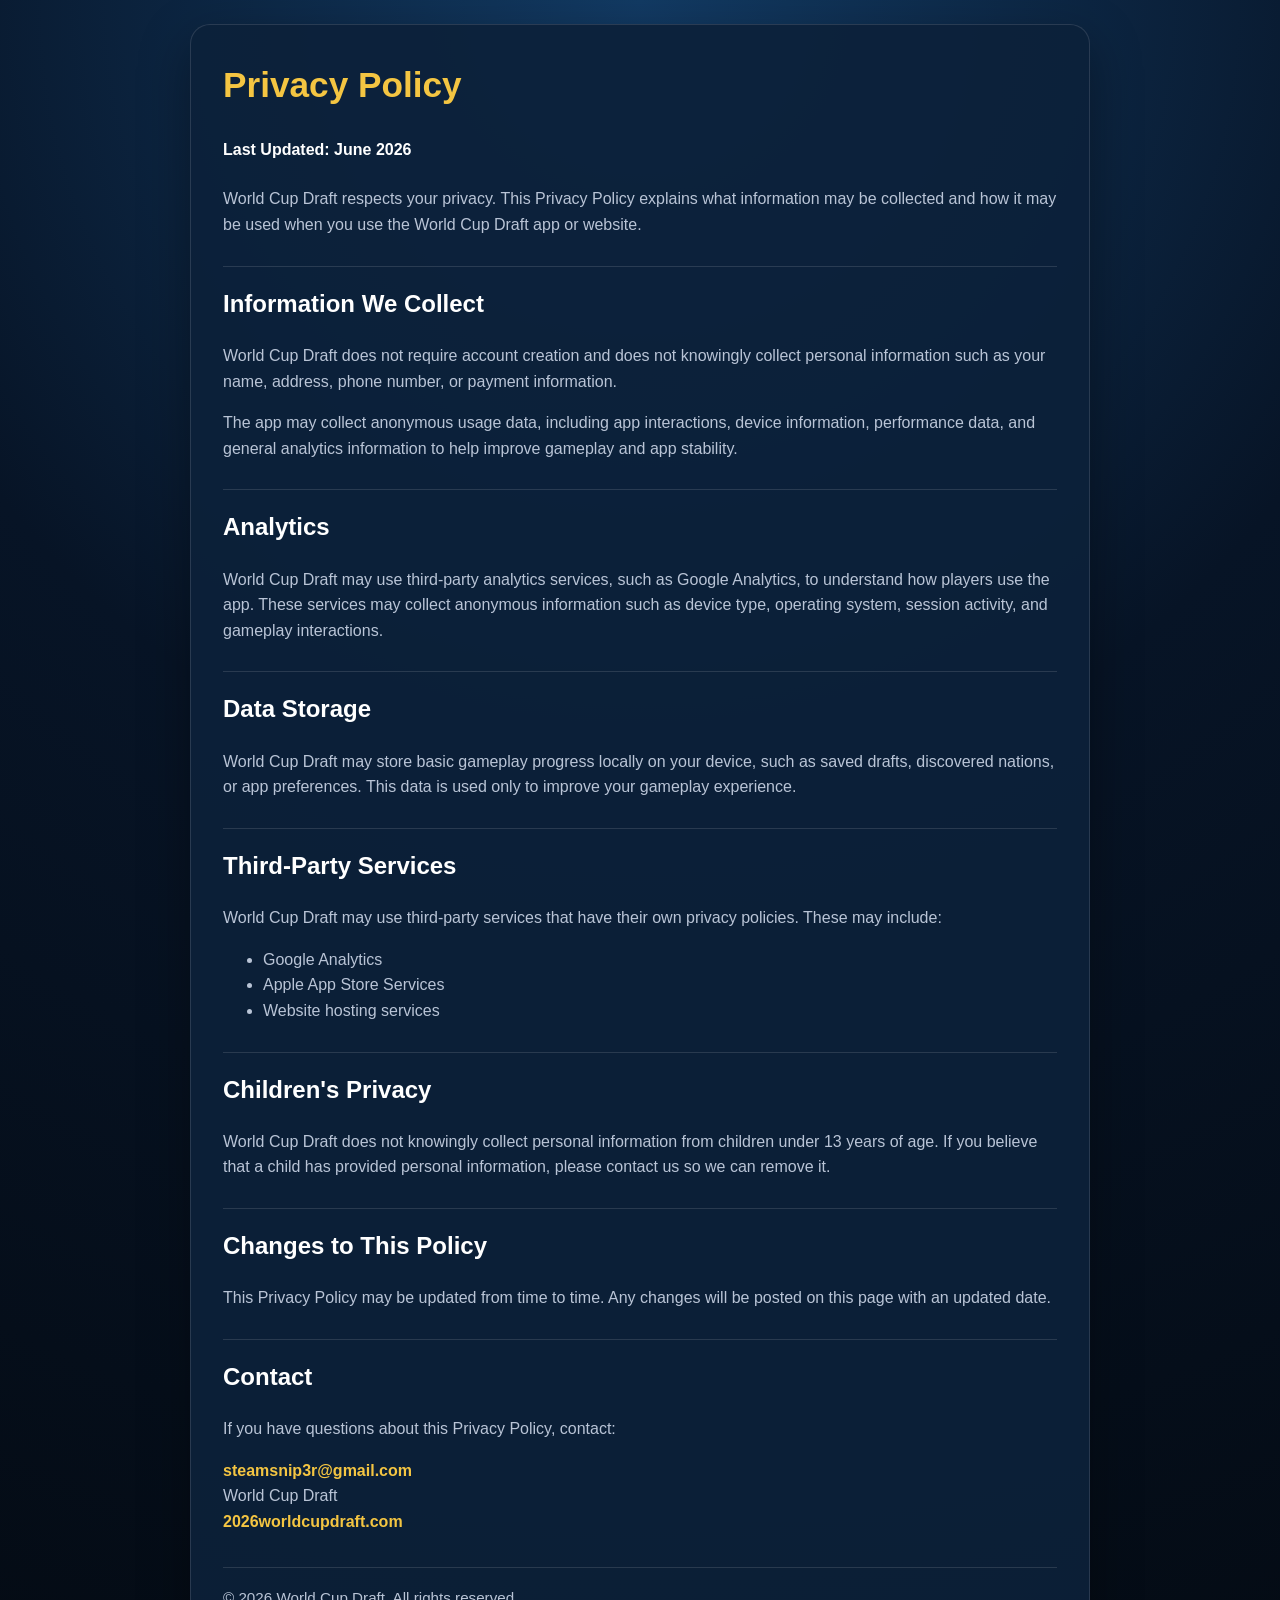
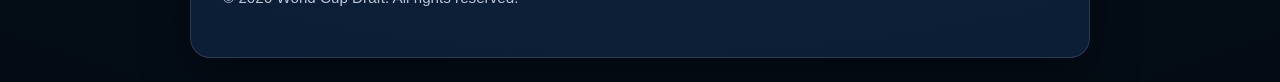
<file: privacy.html>
<!DOCTYPE html>
<html lang="en">
<head>
  <meta charset="UTF-8" />
  <meta name="viewport" content="width=device-width, initial-scale=1.0" />
  <title>Privacy Policy | World Cup Draft</title>
  <style>
    :root {
      --bg: #071426;
      --card: #0d213a;
      --text: #f5f7fb;
      --muted: #b9c4d6;
      --accent: #f4c542;
      --line: rgba(255,255,255,0.12);
    }

    * {
      box-sizing: border-box;
    }

    body {
      margin: 0;
      font-family: Arial, Helvetica, sans-serif;
      background: radial-gradient(circle at top, #123a63 0%, var(--bg) 45%, #040b14 100%);
      color: var(--text);
      line-height: 1.6;
      padding: 24px;
    }

    .container {
      max-width: 900px;
      margin: 0 auto;
      background: rgba(13, 33, 58, 0.92);
      border: 1px solid var(--line);
      border-radius: 20px;
      padding: 32px;
      box-shadow: 0 18px 50px rgba(0,0,0,0.35);
    }

    h1 {
      margin-top: 0;
      font-size: 2.2rem;
      color: var(--accent);
    }

    h2 {
      margin-top: 28px;
      color: #ffffff;
      border-top: 1px solid var(--line);
      padding-top: 18px;
    }

    p, li {
      color: var(--muted);
      font-size: 1rem;
    }

    a {
      color: var(--accent);
      text-decoration: none;
      font-weight: bold;
    }

    a:hover {
      text-decoration: underline;
    }

    .updated {
      color: #ffffff;
      font-weight: bold;
      margin-bottom: 24px;
    }

    .footer {
      margin-top: 32px;
      padding-top: 18px;
      border-top: 1px solid var(--line);
      color: var(--muted);
      font-size: 0.95rem;
    }

    @media (max-width: 600px) {
      body {
        padding: 14px;
      }

      .container {
        padding: 22px;
        border-radius: 16px;
      }

      h1 {
        font-size: 1.8rem;
      }
    }
  </style>
</head>
<body>
  <main class="container">
    <h1>Privacy Policy</h1>
    <p class="updated">Last Updated: June 2026</p>

    <p>World Cup Draft respects your privacy. This Privacy Policy explains what information may be collected and how it may be used when you use the World Cup Draft app or website.</p>

    <h2>Information We Collect</h2>
    <p>World Cup Draft does not require account creation and does not knowingly collect personal information such as your name, address, phone number, or payment information.</p>
    <p>The app may collect anonymous usage data, including app interactions, device information, performance data, and general analytics information to help improve gameplay and app stability.</p>

    <h2>Analytics</h2>
    <p>World Cup Draft may use third-party analytics services, such as Google Analytics, to understand how players use the app. These services may collect anonymous information such as device type, operating system, session activity, and gameplay interactions.</p>

    <h2>Data Storage</h2>
    <p>World Cup Draft may store basic gameplay progress locally on your device, such as saved drafts, discovered nations, or app preferences. This data is used only to improve your gameplay experience.</p>

    <h2>Third-Party Services</h2>
    <p>World Cup Draft may use third-party services that have their own privacy policies. These may include:</p>
    <ul>
      <li>Google Analytics</li>
      <li>Apple App Store Services</li>
      <li>Website hosting services</li>
    </ul>

    <h2>Children's Privacy</h2>
    <p>World Cup Draft does not knowingly collect personal information from children under 13 years of age. If you believe that a child has provided personal information, please contact us so we can remove it.</p>

    <h2>Changes to This Policy</h2>
    <p>This Privacy Policy may be updated from time to time. Any changes will be posted on this page with an updated date.</p>

    <h2>Contact</h2>
    <p>If you have questions about this Privacy Policy, contact:</p>
    <p>
      <a href="mailto:steamsnip3r@gmail.com">steamsnip3r@gmail.com</a><br />
      World Cup Draft<br />
      <a href="https://2026worldcupdraft.com">2026worldcupdraft.com</a>
    </p>

    <p class="footer">© 2026 World Cup Draft. All rights reserved.</p>
  </main>
</body>
</html>
</file>
